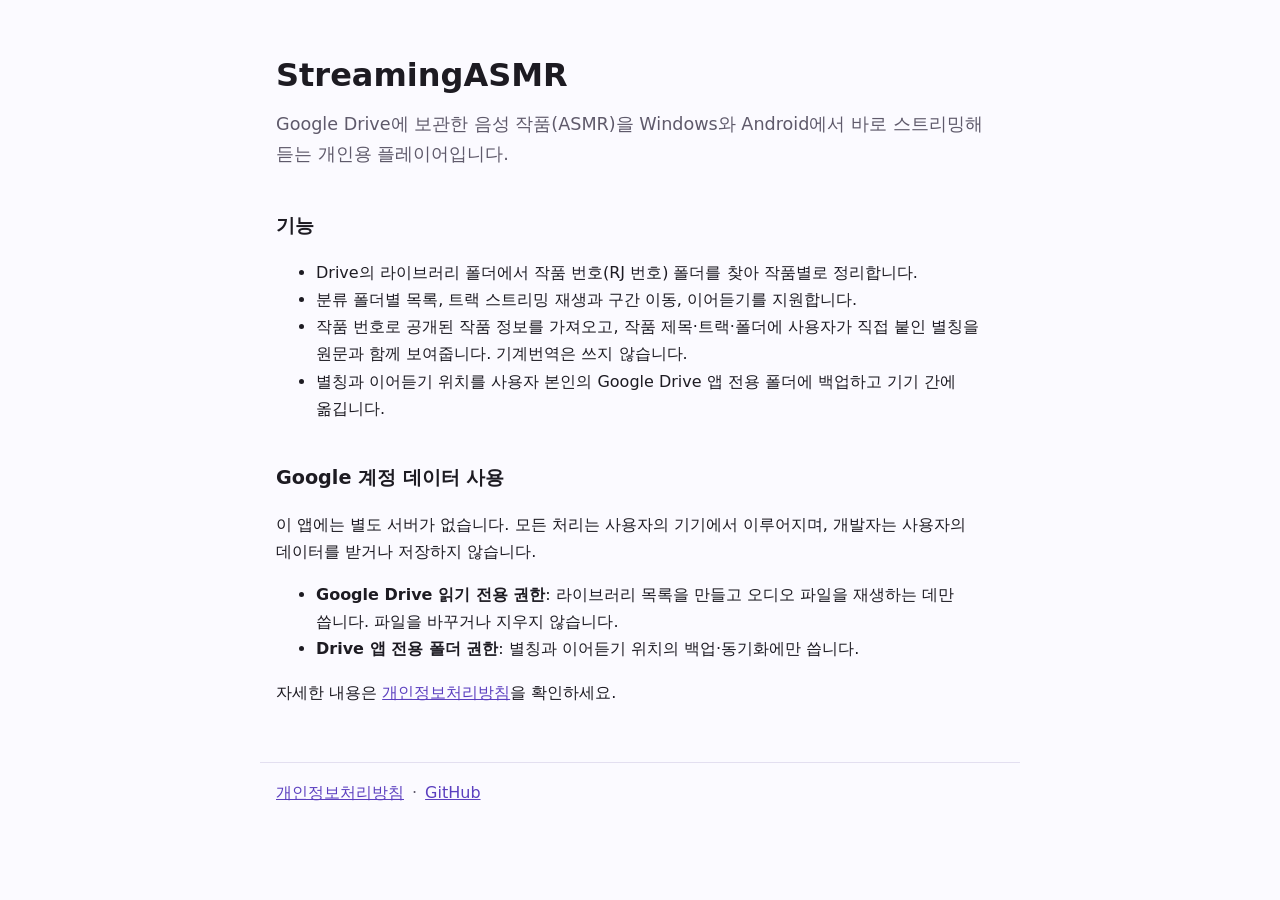
<file: index.html>
<!doctype html>
<html lang="ko">
<head>
  <meta charset="utf-8">
  <meta name="viewport" content="width=device-width, initial-scale=1">
  <title>StreamingASMR</title>
  <meta name="description" content="Google Drive에 보관한 음성 작품을 Windows·Android에서 바로 스트리밍해 듣는 개인용 플레이어">
  <link rel="stylesheet" href="style.css">
</head>
<body>
  <main>
    <header>
      <h1>StreamingASMR</h1>
      <p class="lead">Google Drive에 보관한 음성 작품(ASMR)을 Windows와 Android에서 바로 스트리밍해 듣는 개인용 플레이어입니다.</p>
    </header>

    <section>
      <h2>기능</h2>
      <ul>
        <li>Drive의 라이브러리 폴더에서 작품 번호(RJ 번호) 폴더를 찾아 작품별로 정리합니다.</li>
        <li>분류 폴더별 목록, 트랙 스트리밍 재생과 구간 이동, 이어듣기를 지원합니다.</li>
        <li>작품 번호로 공개된 작품 정보를 가져오고, 작품 제목·트랙·폴더에 사용자가 직접 붙인 별칭을 원문과 함께 보여줍니다. 기계번역은 쓰지 않습니다.</li>
        <li>별칭과 이어듣기 위치를 사용자 본인의 Google Drive 앱 전용 폴더에 백업하고 기기 간에 옮깁니다.</li>
      </ul>
    </section>

    <section>
      <h2>Google 계정 데이터 사용</h2>
      <p>이 앱에는 별도 서버가 없습니다. 모든 처리는 사용자의 기기에서 이루어지며, 개발자는 사용자의 데이터를 받거나 저장하지 않습니다.</p>
      <ul>
        <li><strong>Google Drive 읽기 전용 권한</strong>: 라이브러리 목록을 만들고 오디오 파일을 재생하는 데만 씁니다. 파일을 바꾸거나 지우지 않습니다.</li>
        <li><strong>Drive 앱 전용 폴더 권한</strong>: 별칭과 이어듣기 위치의 백업·동기화에만 씁니다.</li>
      </ul>
      <p>자세한 내용은 <a href="privacy.html">개인정보처리방침</a>을 확인하세요.</p>
    </section>
  </main>

  <footer>
    <a href="privacy.html">개인정보처리방침</a>
    <span aria-hidden="true">·</span>
    <a href="https://github.com/NXYUI">GitHub</a>
  </footer>
</body>
</html>
</file>
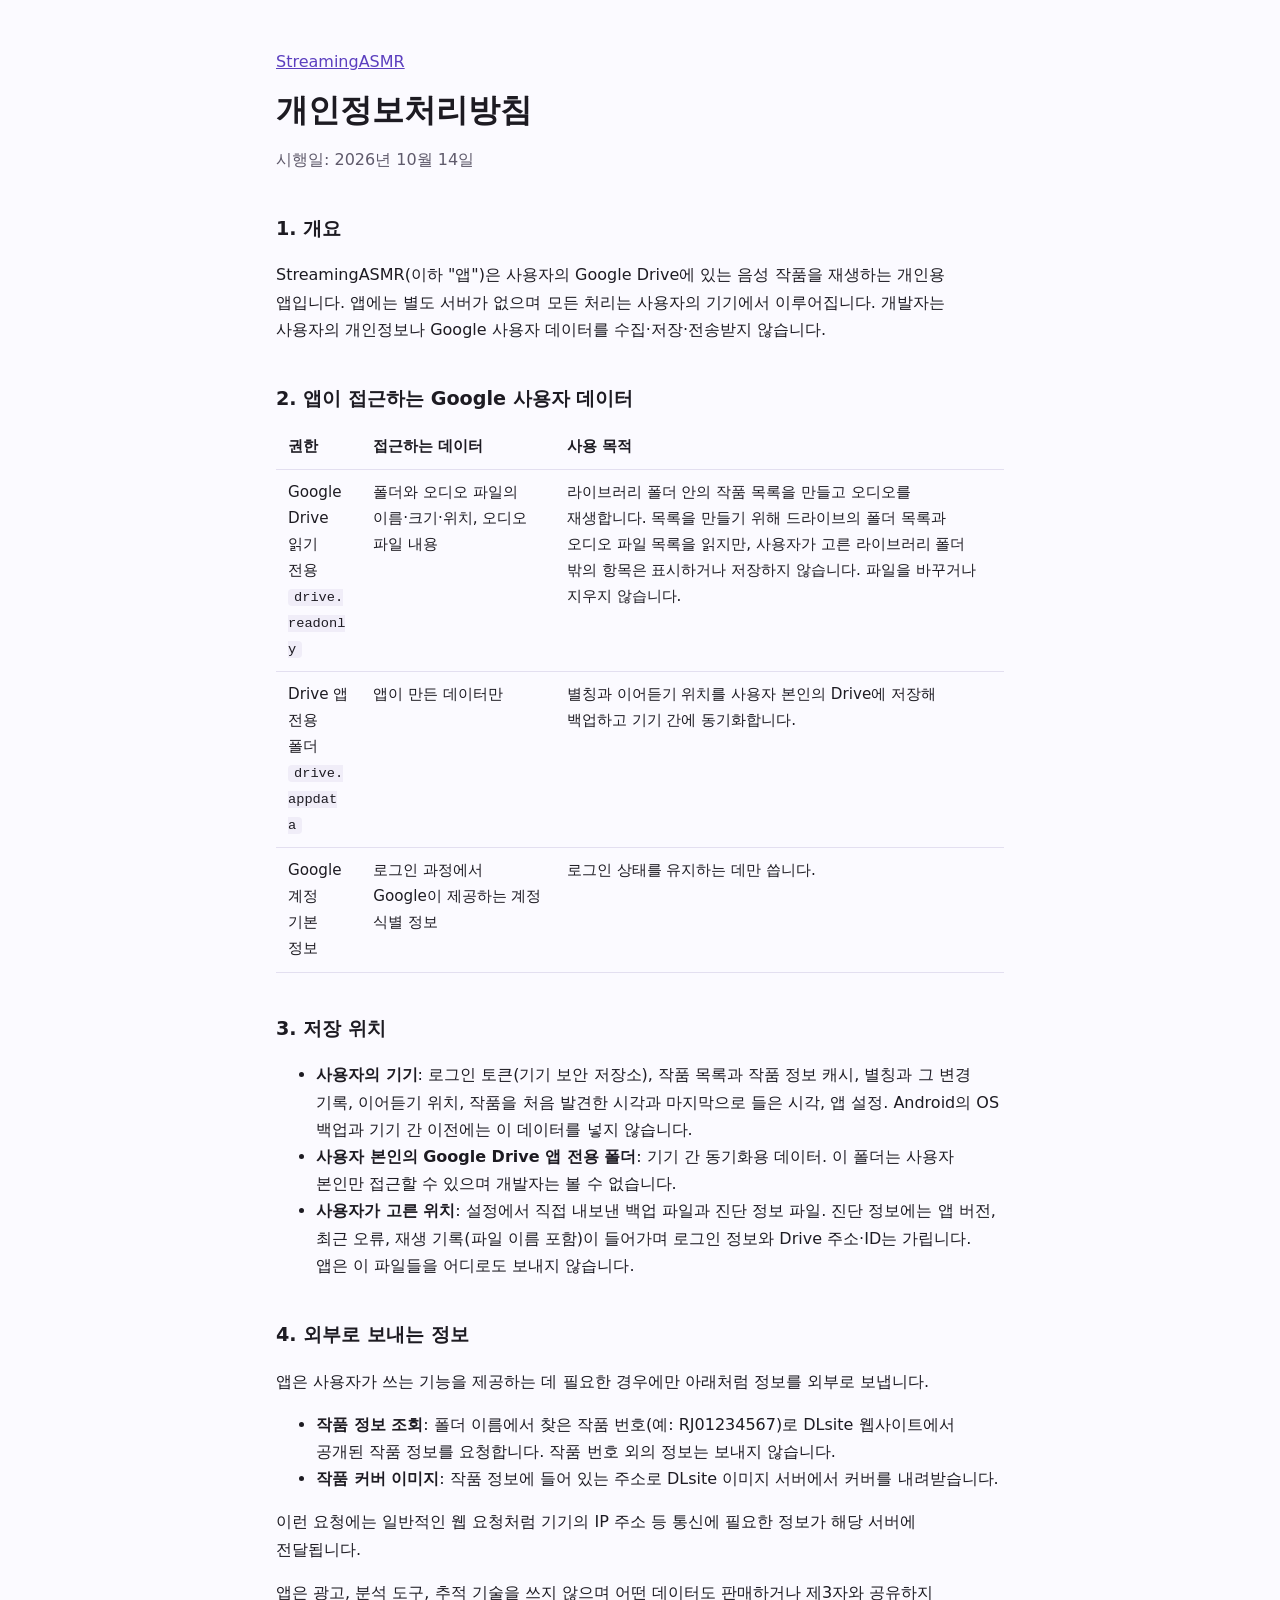
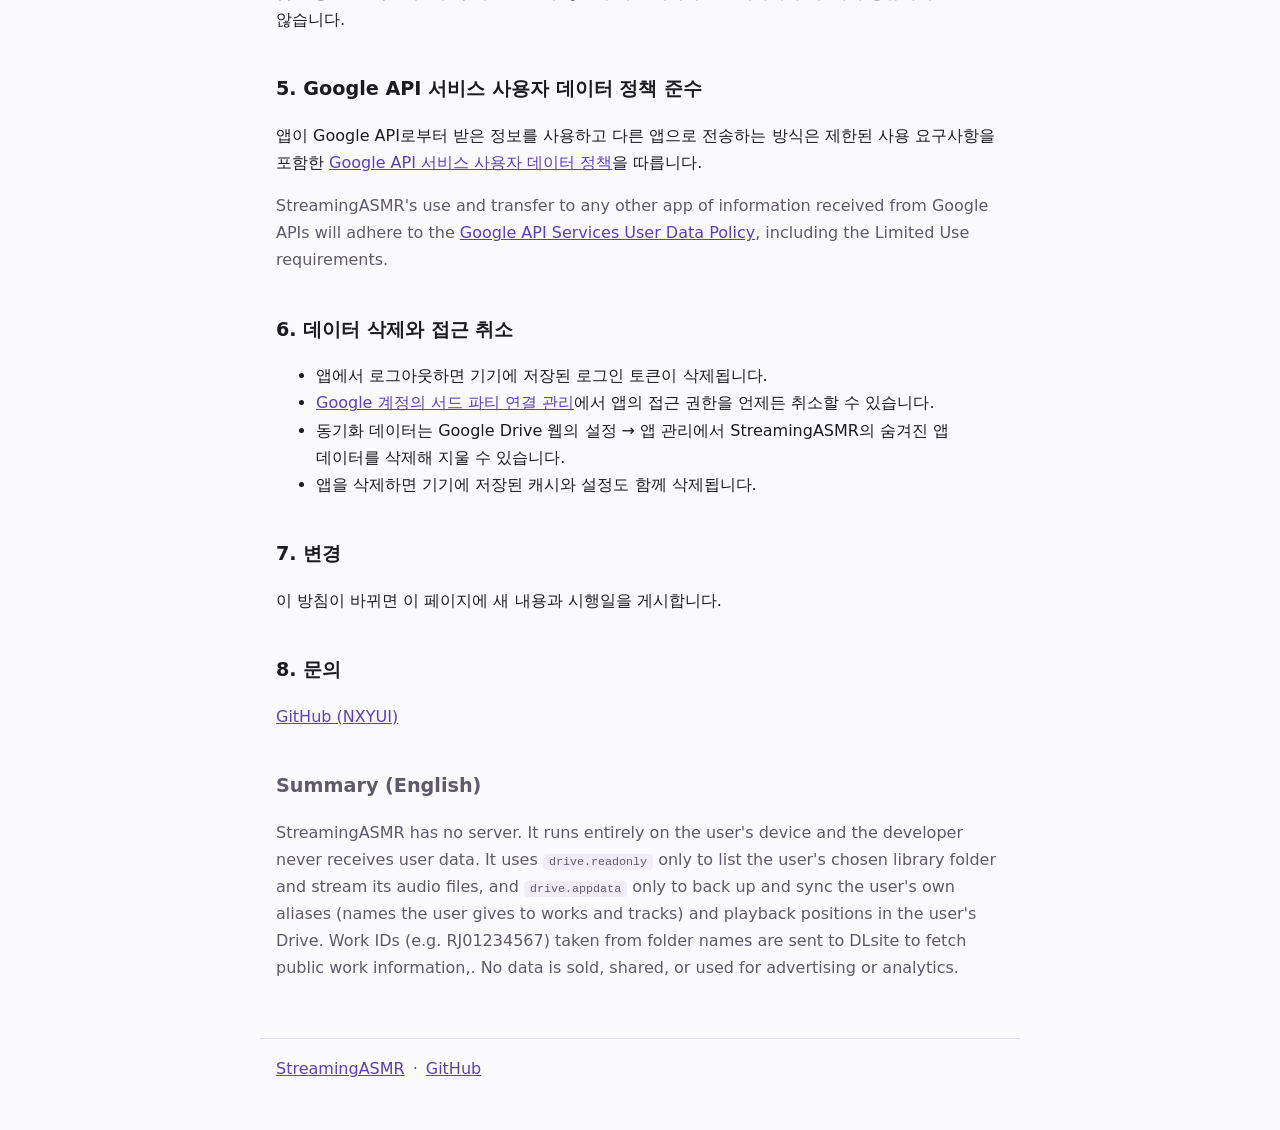
<file: privacy.html>
<!doctype html>
<html lang="ko">
<head>
  <meta charset="utf-8">
  <meta name="viewport" content="width=device-width, initial-scale=1">
  <title>개인정보처리방침 · StreamingASMR</title>
  <link rel="stylesheet" href="style.css">
</head>
<body>
  <main>
    <header>
      <p class="crumb"><a href="./">StreamingASMR</a></p>
      <h1>개인정보처리방침</h1>
      <p class="meta">시행일: 2026년 10월 14일</p>
    </header>

    <section>
      <h2>1. 개요</h2>
      <p>StreamingASMR(이하 "앱")은 사용자의 Google Drive에 있는 음성 작품을 재생하는 개인용 앱입니다. 앱에는 별도 서버가 없으며 모든 처리는 사용자의 기기에서 이루어집니다. 개발자는 사용자의 개인정보나 Google 사용자 데이터를 수집·저장·전송받지 않습니다.</p>
    </section>

    <section>
      <h2>2. 앱이 접근하는 Google 사용자 데이터</h2>
      <table>
        <thead>
          <tr><th>권한</th><th>접근하는 데이터</th><th>사용 목적</th></tr>
        </thead>
        <tbody>
          <tr>
            <td>Google Drive 읽기 전용<br><code>drive.readonly</code></td>
            <td>폴더와 오디오 파일의 이름·크기·위치, 오디오 파일 내용</td>
            <td>라이브러리 폴더 안의 작품 목록을 만들고 오디오를 재생합니다. 목록을 만들기 위해 드라이브의 폴더 목록과 오디오 파일 목록을 읽지만, 사용자가 고른 라이브러리 폴더 밖의 항목은 표시하거나 저장하지 않습니다. 파일을 바꾸거나 지우지 않습니다.</td>
          </tr>
          <tr>
            <td>Drive 앱 전용 폴더<br><code>drive.appdata</code></td>
            <td>앱이 만든 데이터만</td>
            <td>별칭과 이어듣기 위치를 사용자 본인의 Drive에 저장해 백업하고 기기 간에 동기화합니다.</td>
          </tr>
          <tr>
            <td>Google 계정 기본 정보</td>
            <td>로그인 과정에서 Google이 제공하는 계정 식별 정보</td>
            <td>로그인 상태를 유지하는 데만 씁니다.</td>
          </tr>
        </tbody>
      </table>
    </section>

    <section>
      <h2>3. 저장 위치</h2>
      <ul>
        <li><strong>사용자의 기기</strong>: 로그인 토큰(기기 보안 저장소), 작품 목록과 작품 정보 캐시, 별칭과 그 변경 기록, 이어듣기 위치, 작품을 처음 발견한 시각과 마지막으로 들은 시각, 앱 설정. Android의 OS 백업과 기기 간 이전에는 이 데이터를 넣지 않습니다.</li>
        <li><strong>사용자 본인의 Google Drive 앱 전용 폴더</strong>: 기기 간 동기화용 데이터. 이 폴더는 사용자 본인만 접근할 수 있으며 개발자는 볼 수 없습니다.</li>
        <li><strong>사용자가 고른 위치</strong>: 설정에서 직접 내보낸 백업 파일과 진단 정보 파일. 진단 정보에는 앱 버전, 최근 오류, 재생 기록(파일 이름 포함)이 들어가며 로그인 정보와 Drive 주소·ID는 가립니다. 앱은 이 파일들을 어디로도 보내지 않습니다.</li>
      </ul>
    </section>

    <section>
      <h2>4. 외부로 보내는 정보</h2>
      <p>앱은 사용자가 쓰는 기능을 제공하는 데 필요한 경우에만 아래처럼 정보를 외부로 보냅니다.</p>
      <ul>
        <li><strong>작품 정보 조회</strong>: 폴더 이름에서 찾은 작품 번호(예: RJ01234567)로 DLsite 웹사이트에서 공개된 작품 정보를 요청합니다. 작품 번호 외의 정보는 보내지 않습니다.</li>
        <li><strong>작품 커버 이미지</strong>: 작품 정보에 들어 있는 주소로 DLsite 이미지 서버에서 커버를 내려받습니다.</li>
      </ul>
      <p>이런 요청에는 일반적인 웹 요청처럼 기기의 IP 주소 등 통신에 필요한 정보가 해당 서버에 전달됩니다.</p>
      <p>앱은 광고, 분석 도구, 추적 기술을 쓰지 않으며 어떤 데이터도 판매하거나 제3자와 공유하지 않습니다.</p>
    </section>

    <section>
      <h2>5. Google API 서비스 사용자 데이터 정책 준수</h2>
      <p>앱이 Google API로부터 받은 정보를 사용하고 다른 앱으로 전송하는 방식은 제한된 사용 요구사항을 포함한 <a href="https://developers.google.com/terms/api-services-user-data-policy">Google API 서비스 사용자 데이터 정책</a>을 따릅니다.</p>
      <p lang="en" class="en">StreamingASMR's use and transfer to any other app of information received from Google APIs will adhere to the <a href="https://developers.google.com/terms/api-services-user-data-policy">Google API Services User Data Policy</a>, including the Limited Use requirements.</p>
    </section>

    <section>
      <h2>6. 데이터 삭제와 접근 취소</h2>
      <ul>
        <li>앱에서 로그아웃하면 기기에 저장된 로그인 토큰이 삭제됩니다.</li>
        <li><a href="https://myaccount.google.com/permissions">Google 계정의 서드 파티 연결 관리</a>에서 앱의 접근 권한을 언제든 취소할 수 있습니다.</li>
        <li>동기화 데이터는 Google Drive 웹의 설정 → 앱 관리에서 StreamingASMR의 숨겨진 앱 데이터를 삭제해 지울 수 있습니다.</li>
        <li>앱을 삭제하면 기기에 저장된 캐시와 설정도 함께 삭제됩니다.</li>
      </ul>
    </section>

    <section>
      <h2>7. 변경</h2>
      <p>이 방침이 바뀌면 이 페이지에 새 내용과 시행일을 게시합니다.</p>
    </section>

    <section>
      <h2>8. 문의</h2>
      <p><a href="https://github.com/NXYUI">GitHub (NXYUI)</a></p>
    </section>

    <section lang="en" class="en">
      <h2>Summary (English)</h2>
      <p>StreamingASMR has no server. It runs entirely on the user's device and the developer never receives user data. It uses <code>drive.readonly</code> only to list the user's chosen library folder and stream its audio files, and <code>drive.appdata</code> only to back up and sync the user's own aliases (names the user gives to works and tracks) and playback positions in the user's Drive. Work IDs (e.g. RJ01234567) taken from folder names are sent to DLsite to fetch public work information,. No data is sold, shared, or used for advertising or analytics.</p>
    </section>
  </main>

  <footer>
    <a href="./">StreamingASMR</a>
    <span aria-hidden="true">·</span>
    <a href="https://github.com/NXYUI">GitHub</a>
  </footer>
</body>
</html>
</file>
<file: style.css>
:root {
  --bg: #fbfaff;
  --text: #1d1b22;
  --muted: #5f5a6b;
  --accent: #5b3fbf;
  --border: #e3dff0;
  --code-bg: #f0edf8;
}

@media (prefers-color-scheme: dark) {
  :root {
    --bg: #15131a;
    --text: #ece9f3;
    --muted: #a7a1b5;
    --accent: #b9a6ff;
    --border: #2e2a38;
    --code-bg: #24202d;
  }
}

* { box-sizing: border-box; }

body {
  margin: 0;
  background: var(--bg);
  color: var(--text);
  font-family: system-ui, -apple-system, "Segoe UI", "Malgun Gothic", "Apple SD Gothic Neo", sans-serif;
  line-height: 1.7;
  word-break: keep-all;
  overflow-wrap: anywhere;
}

main, footer {
  max-width: 760px;
  margin: 0 auto;
  padding: 0 16px;
}

main { padding-top: 48px; }

h1 { font-size: 2rem; margin: 0 0 8px; }
h2 { font-size: 1.2rem; margin: 40px 0 8px; }
.lead { font-size: 1.1rem; color: var(--muted); margin: 0; }
.meta, .crumb { color: var(--muted); margin: 0; }
.crumb { margin-bottom: 8px; }
.en { color: var(--muted); }

a { color: var(--accent); }

code {
  background: var(--code-bg);
  padding: 1px 6px;
  border-radius: 4px;
  font-size: 0.9em;
}

table {
  width: 100%;
  border-collapse: collapse;
  font-size: 0.95rem;
  display: block;
  overflow-x: auto;
}

th, td {
  text-align: left;
  vertical-align: top;
  padding: 10px 12px;
  border-bottom: 1px solid var(--border);
}

th { white-space: nowrap; }

footer {
  margin-top: 56px;
  padding-top: 16px;
  padding-bottom: 48px;
  border-top: 1px solid var(--border);
  color: var(--muted);
  display: flex;
  gap: 8px;
}
</file>
